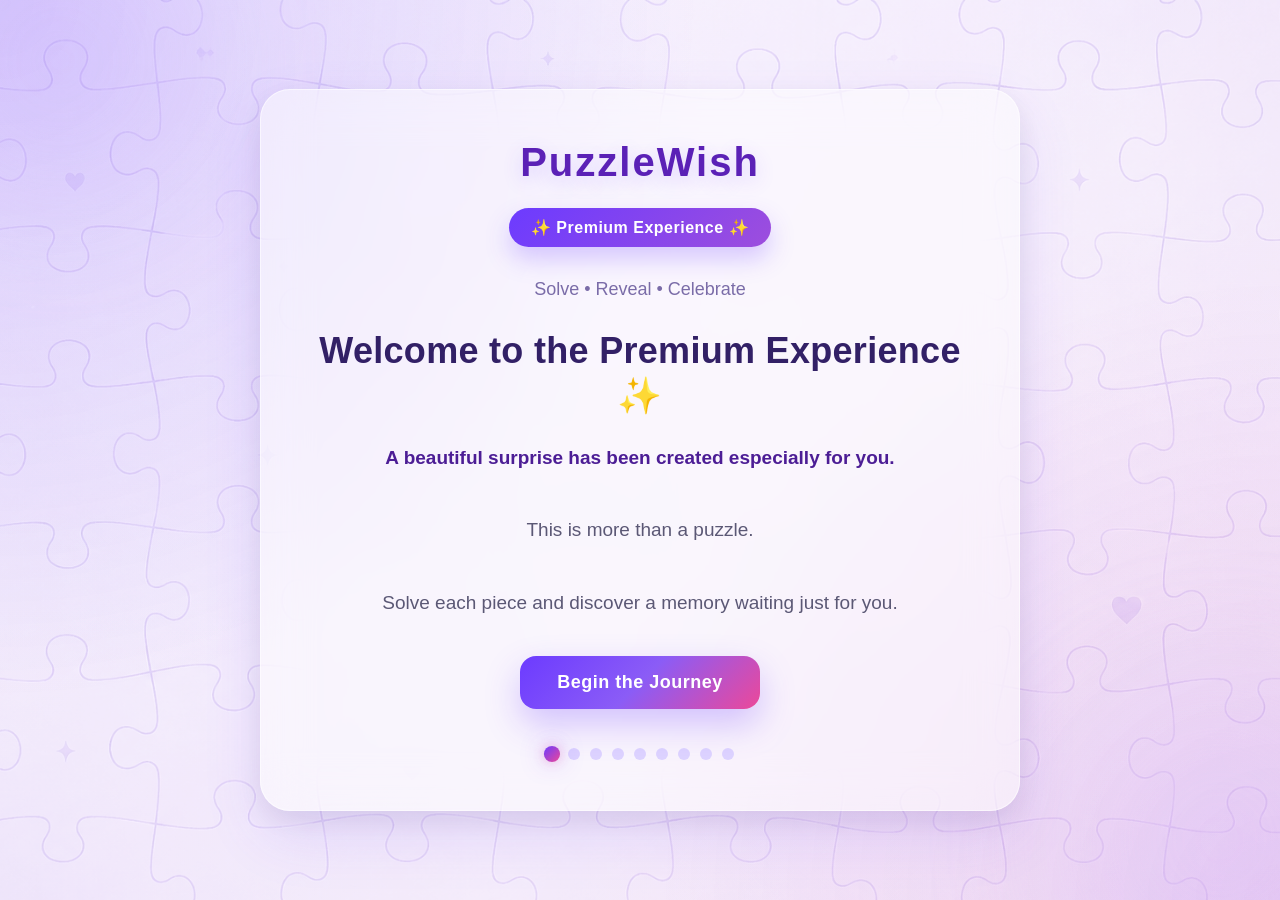
<file: index.html>
<!DOCTYPE html>
<html lang="en">

<head>

<meta charset="UTF-8">
<meta name="viewport" content="width=device-width, initial-scale=1.0">

<title>PuzzleWish | Premium</title>
<link rel="icon" type="image/png" href="Assets/Images/favicon.png">
<!-- SAME CSS AS MESSAGE PAGE -->
<link rel="stylesheet" href="css/style.css">
<link rel="stylesheet" href="css/premium.css">
</head>

<body class="step-0">
<div class="bg-circle circle1"></div>
<div class="bg-circle circle2"></div>
<div class="container">

    <div class="logo">
        PuzzleWish
    </div>
<div class="premium-badge">
    ✨ Premium Experience ✨
</div>
    <p class="tagline">
        Solve • Reveal • Celebrate
    </p>

    <h1 class="heading">
    Welcome to the Premium Experience ✨
</h1>

    <p class="description">
    <span class="bold-text">
        A beautiful surprise has been created especially for you.
    </span>

    <br><br>

    This is more than a puzzle.

    <br><br>

    Solve each piece and discover a memory waiting just for you.
</p>

    <a href="welcome.html" class="button">
        Begin the Journey
    </a>

<div class="progress">
    <div class="dot"></div>
    <div class="dot"></div>
    <div class="dot"></div>
    <div class="dot"></div>
    <div class="dot"></div>
    <div class="dot"></div>
    <div class="dot"></div>
    <div class="dot"></div>
    <div class="dot"></div>
</div>
</div>
<script src="js/app.js"></script>
</body>

</html>
</file>
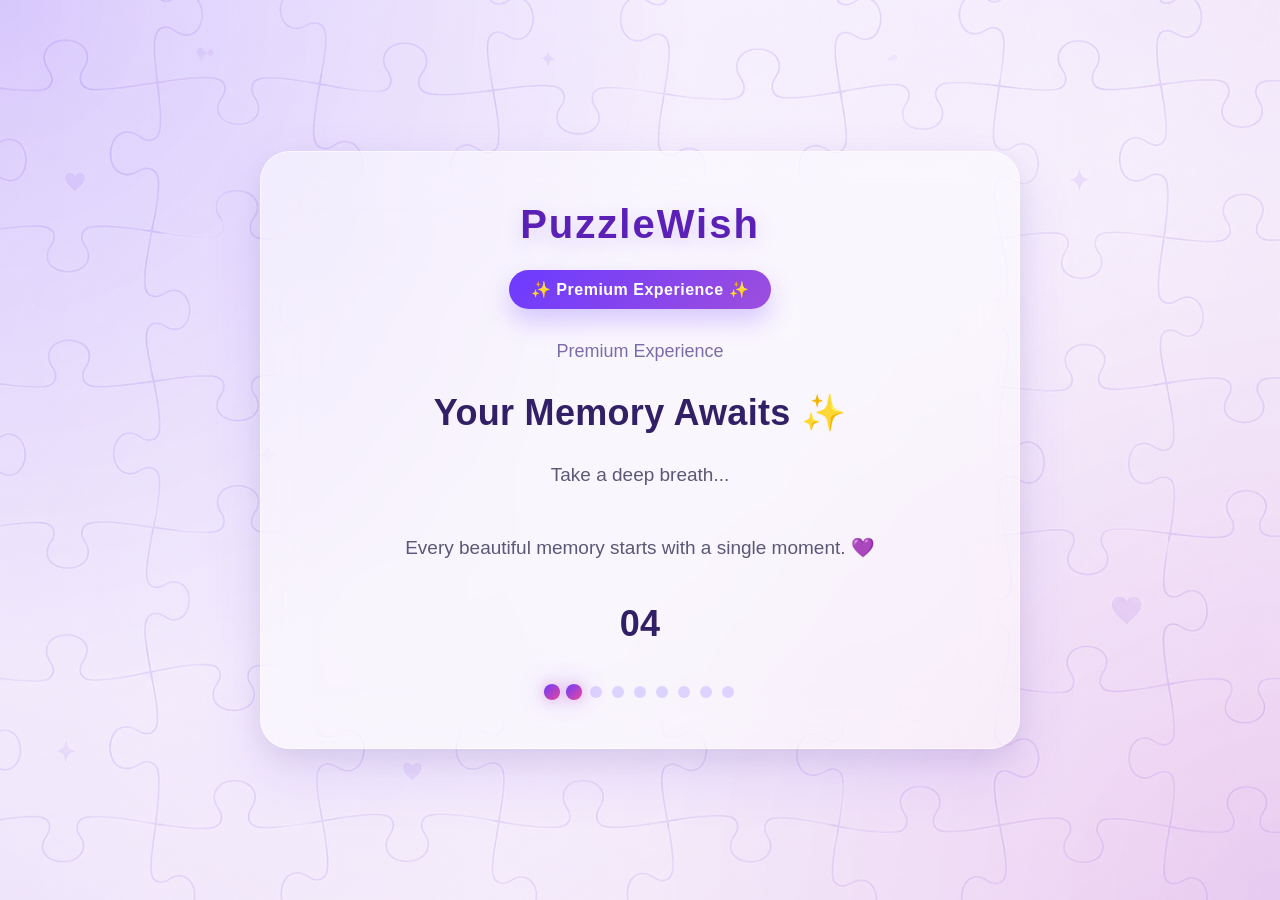
<file: countdown.html>
<!DOCTYPE html>
<html lang="en">

<head>

<meta charset="UTF-8">
<meta name="viewport" content="width=device-width, initial-scale=1.0">

<title>PuzzleWish | Premium</title>
<link rel="icon" type="image/png" href="Assets/Images/favicon.png">

<link rel="stylesheet" href="css/style.css">
<link rel="stylesheet" href="css/premium.css">

</head>

<body class="step-1">

<div class="container">

<div class="logo">
PuzzleWish
</div>
<div class="premium-badge">
    ✨ Premium Experience ✨
</div>
<div class="tagline">
Premium Experience
</div>

<h1 class="heading">
Your Memory Awaits ✨
</h1>
<p class="description">
Take a deep breath...

<br><br>

Every beautiful memory starts with a single moment. 💜
</p>

<h1 id="countdown" class="heading">
05
</h1>

<div class="progress">
    <div class="dot"></div>
    <div class="dot"></div>
    <div class="dot"></div>
    <div class="dot"></div>
    <div class="dot"></div>
    <div class="dot"></div>
    <div class="dot"></div>
    <div class="dot"></div>
    <div class="dot"></div>
</div>

</div>
<script>

let count = 5;

const countdown = document.getElementById("countdown");

countdown.innerHTML = "05";

const timer = setInterval(function(){

    count--;

    if(count > 0){

        countdown.innerHTML =
        count < 10 ? "0" + count : count;

    }else{

        clearInterval(timer);

        window.location.href = "puzzle.html";

    }

},1000);

</script>
<script src="js/app.js"></script>
</body>

</html>
</file>
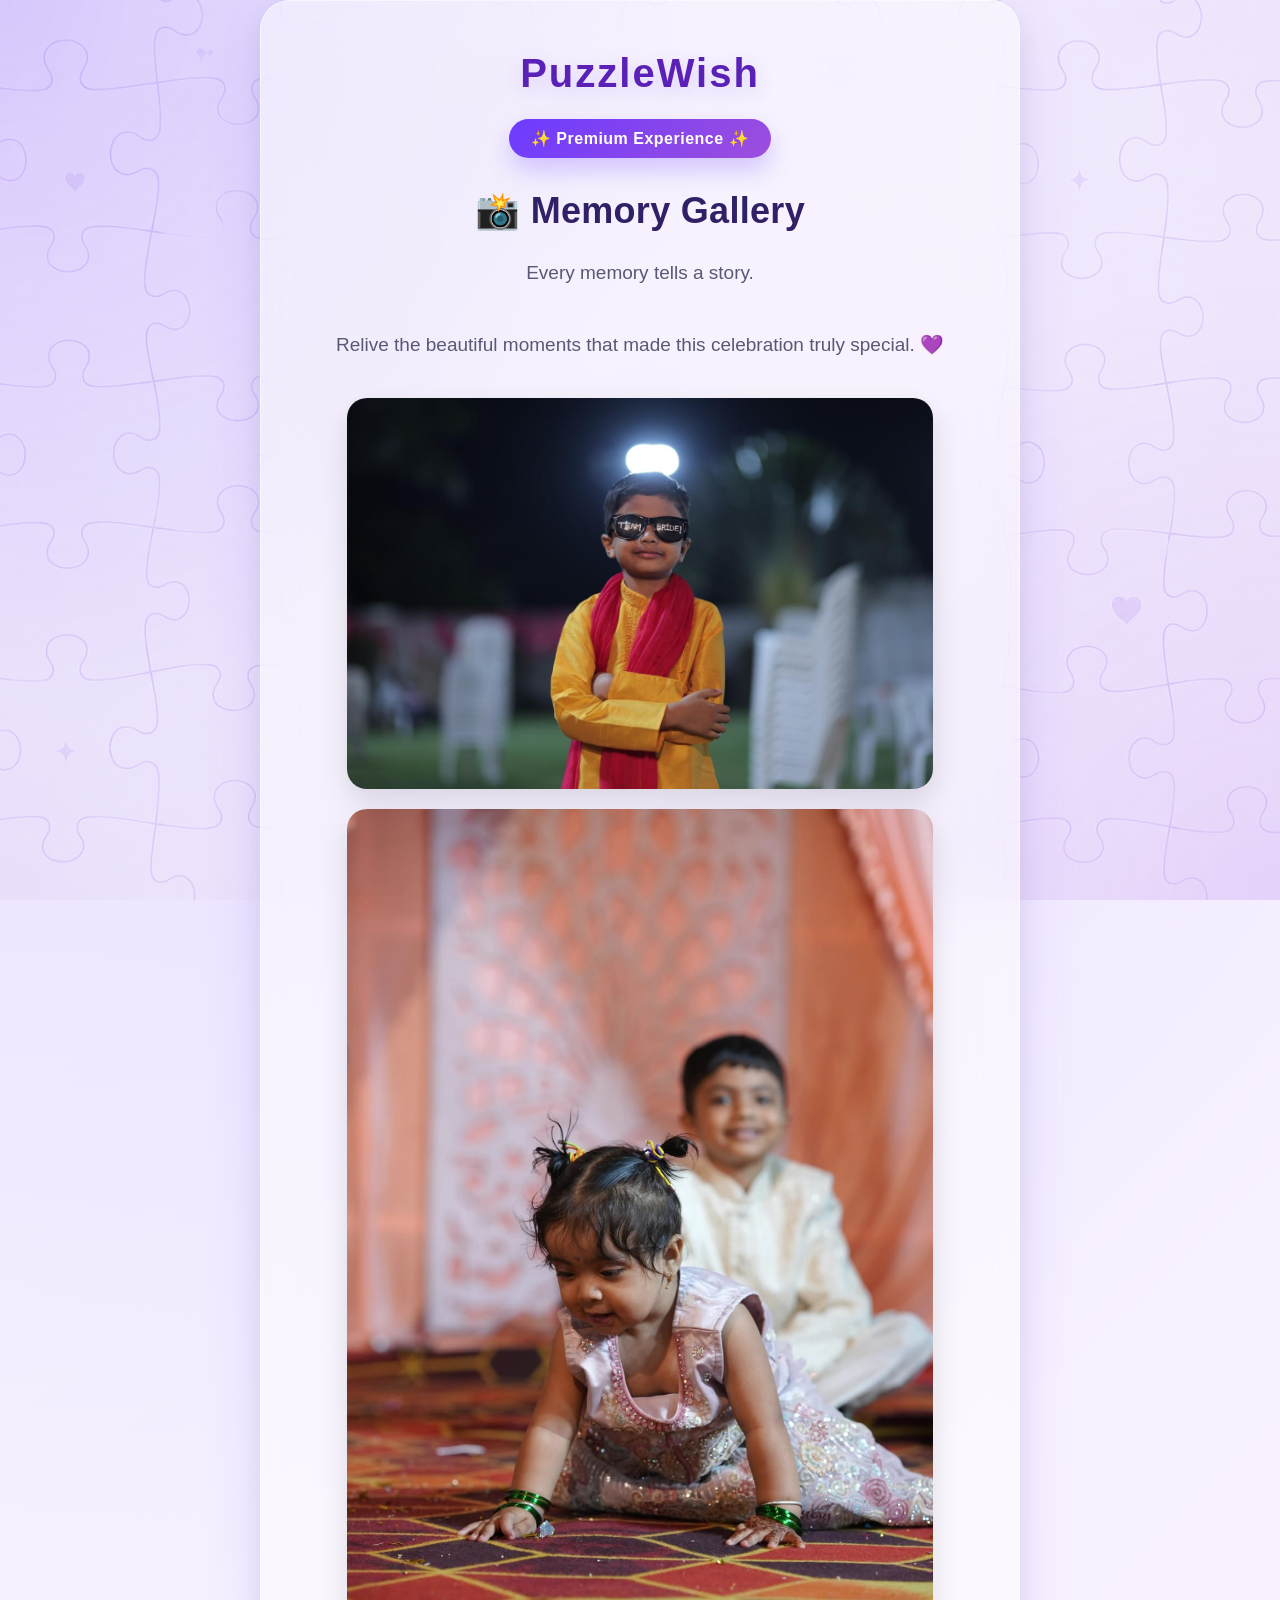
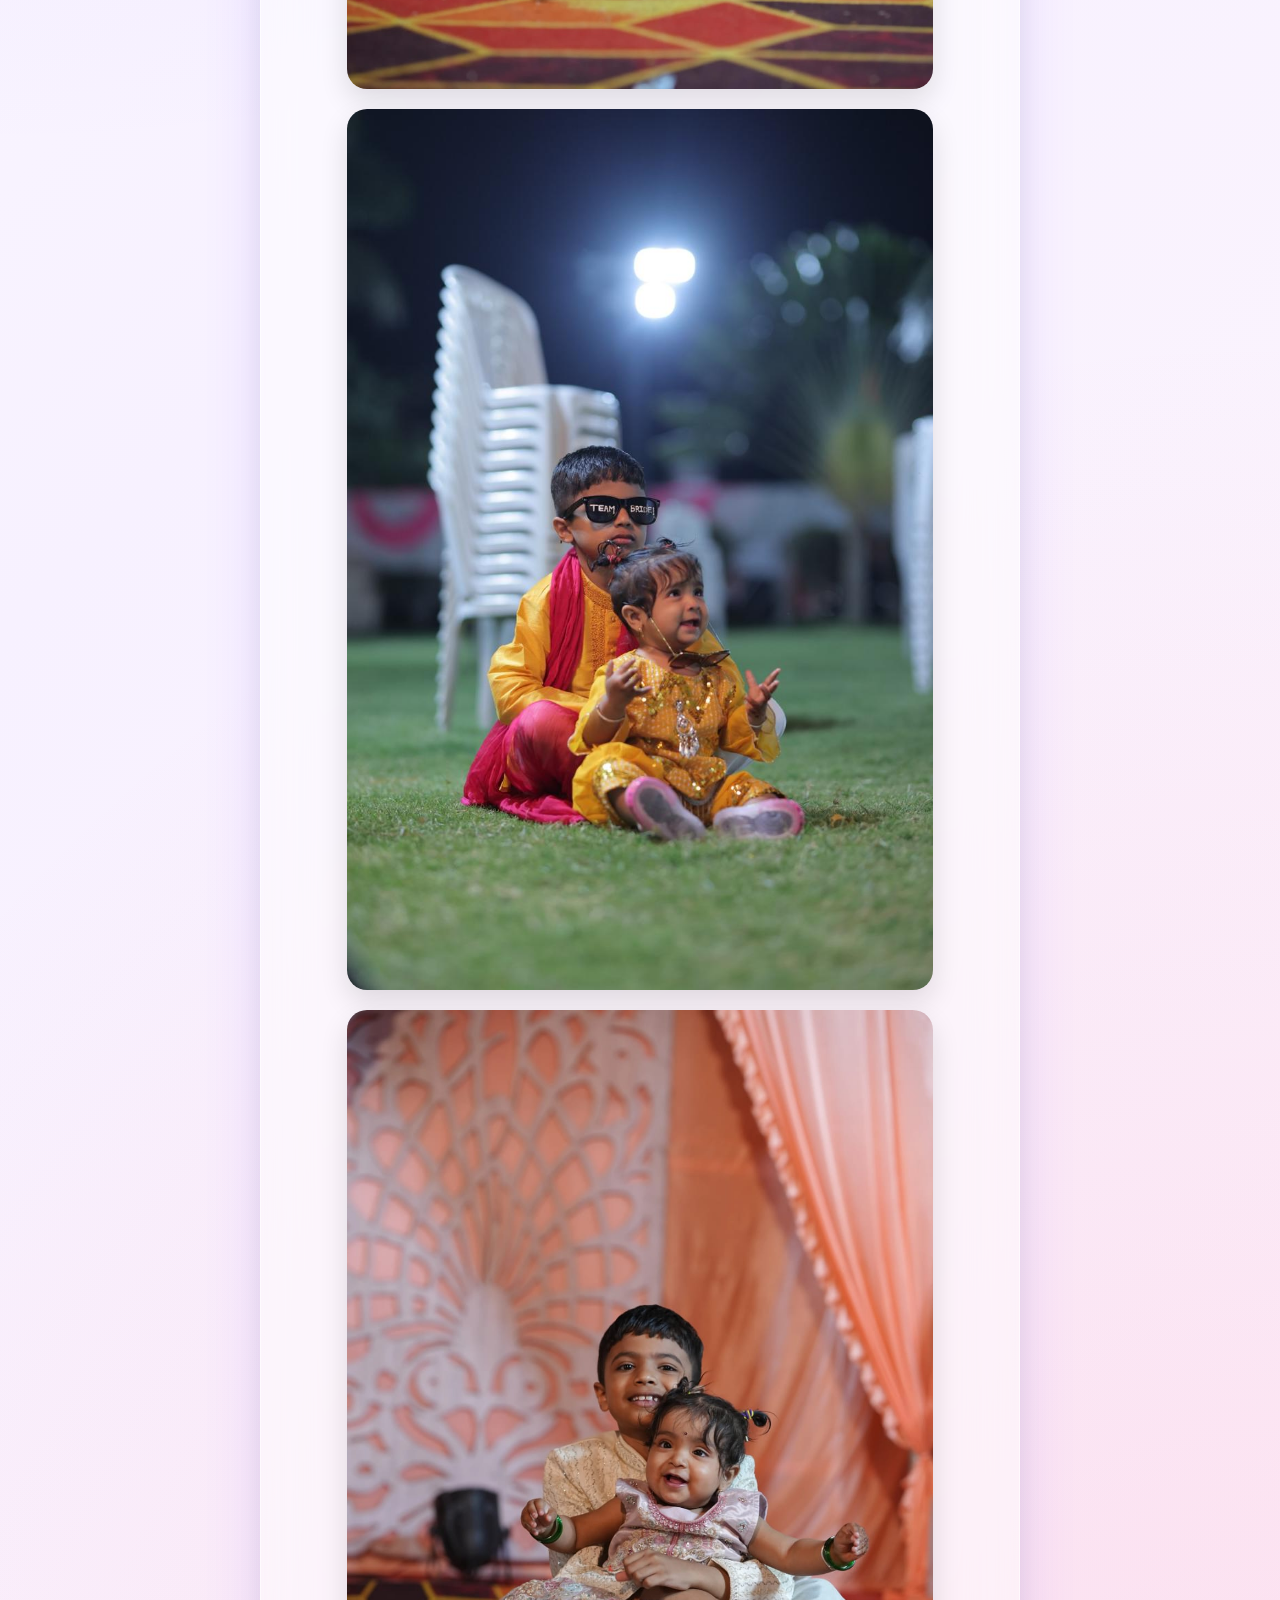
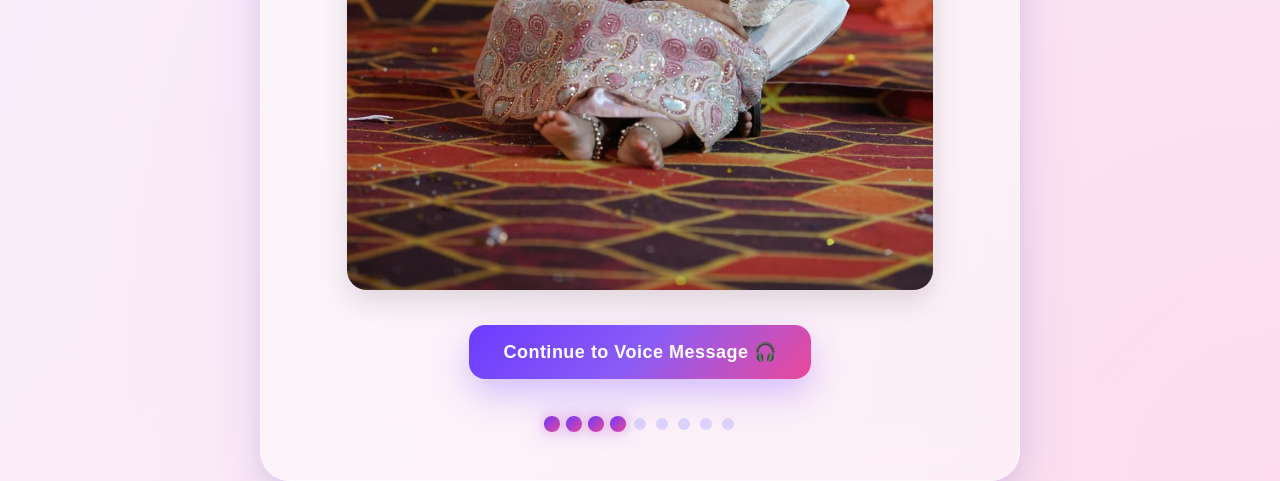
<file: gallery.html>
<!DOCTYPE html>
<html lang="en">

<head>

<meta charset="UTF-8">
<meta name="viewport" content="width=device-width, initial-scale=1.0">

<title>PuzzleWish | Premium</title>
<link rel="icon" type="image/png" href="Assets/Images/favicon.png">

<link rel="stylesheet" href="css/style.css">
<link rel="stylesheet" href="css/premium.css">

</head>

<body class="step-3">

<div class="container">

    <div class="logo">
        PuzzleWish
    </div>
<div class="premium-badge">
    ✨ Premium Experience ✨
</div>
    

    <h1 class="heading">
        📸 Memory Gallery
    </h1>

    <p class="description">
        Every memory tells a story.

<br><br>

Relive the beautiful moments that made this celebration truly special. 💜

</p>

   <div class="gallery">

    <img id="galleryImage1" class="gallery-image" alt="Memory 1">

    <img id="galleryImage2" class="gallery-image" alt="Memory 2">

    <img id="galleryImage3" class="gallery-image" alt="Memory 3">

    <img id="galleryImage4" class="gallery-image" alt="Memory 4">

</div>
    <a href="#" id="galleryNextButton" class="button">
    Continue to Voice Message 🎧
</a>

<div class="progress">
    <div class="dot"></div>
    <div class="dot"></div>
    <div class="dot"></div>
    <div class="dot"></div>
    <div class="dot"></div>
    <div class="dot"></div>
    <div class="dot"></div>
    <div class="dot"></div>
    <div class="dot"></div>
</div>

<script src="js/app.js"></script>

</body>
</html>
</file>
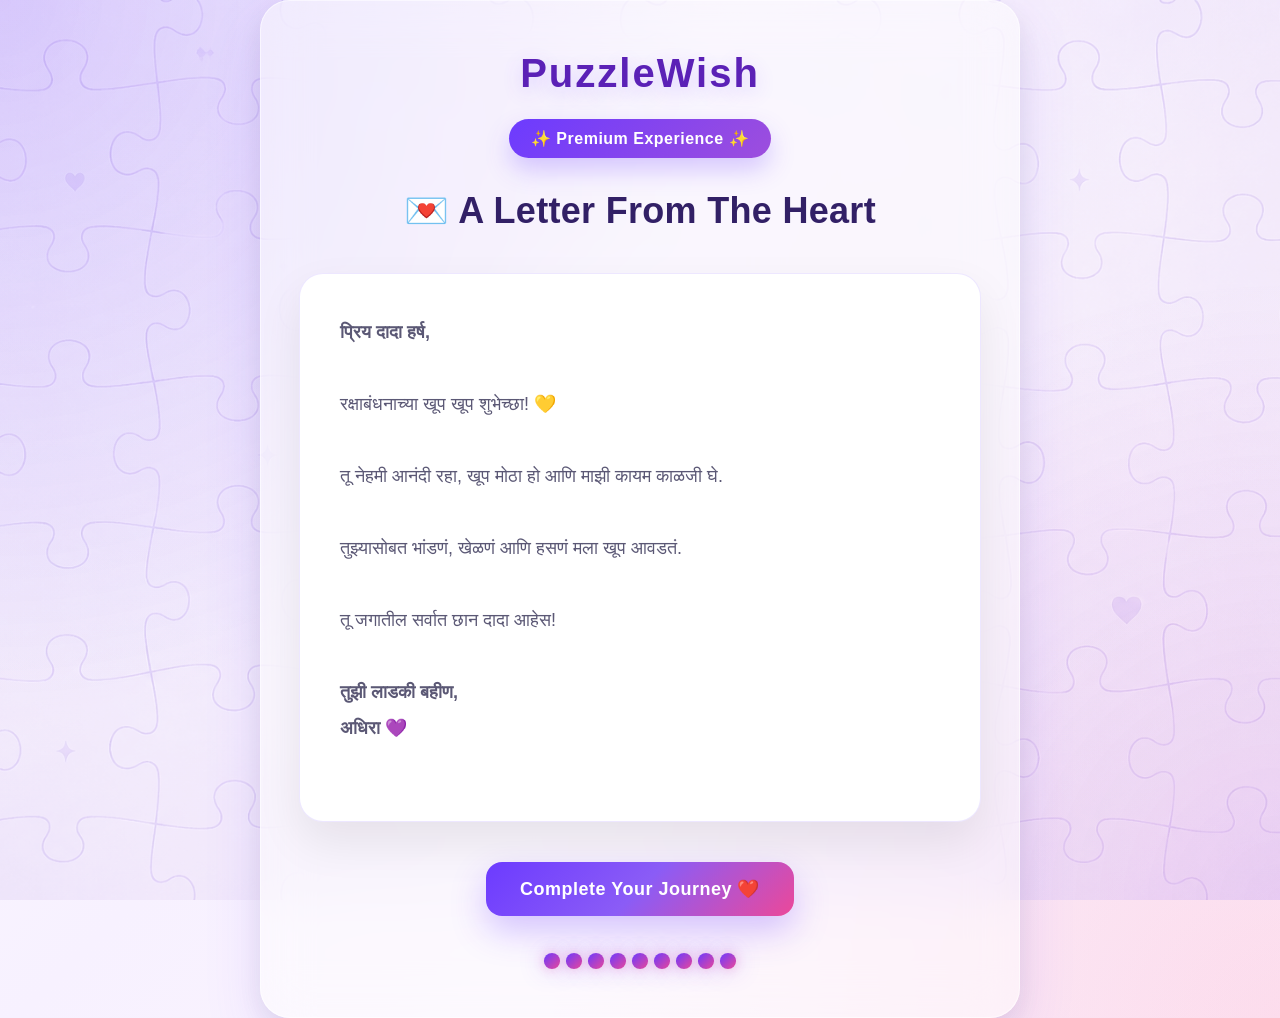
<file: message-rakhi.html>
<!DOCTYPE html>
<html lang="en">

<head>

<meta charset="UTF-8">
<meta name="viewport" content="width=device-width, initial-scale=1.0">

<title>PuzzleWish | Premium</title>
<link rel="icon" type="image/png" href="Assets/Images/favicon.png">

<link rel="stylesheet" href="css/style.css">
<link rel="stylesheet" href="css/premium.css">

</head>

<body class="message-page rakhi-page step-8">

<div class="container">

<div class="logo">
PuzzleWish
</div>
<div class="premium-badge">
    ✨ Premium Experience ✨
</div>
<h1 class="heading">
💌 A Letter From The Heart
</h1>

<div class="letter-card">
    <p id="letterContent" class="description"></p>
</div>
<a href="thankyou.html" class="button">
    Complete Your Journey ❤️
</a>
<div class="progress">
    <div class="dot"></div>
    <div class="dot"></div>
    <div class="dot"></div>
    <div class="dot"></div>
    <div class="dot"></div>
    <div class="dot"></div>
    <div class="dot"></div>
    <div class="dot"></div>
    <div class="dot"></div>
</div>

</div> <!-- End of Container -->

<script src="js/app.js"></script>

</body>
</html>
</file>
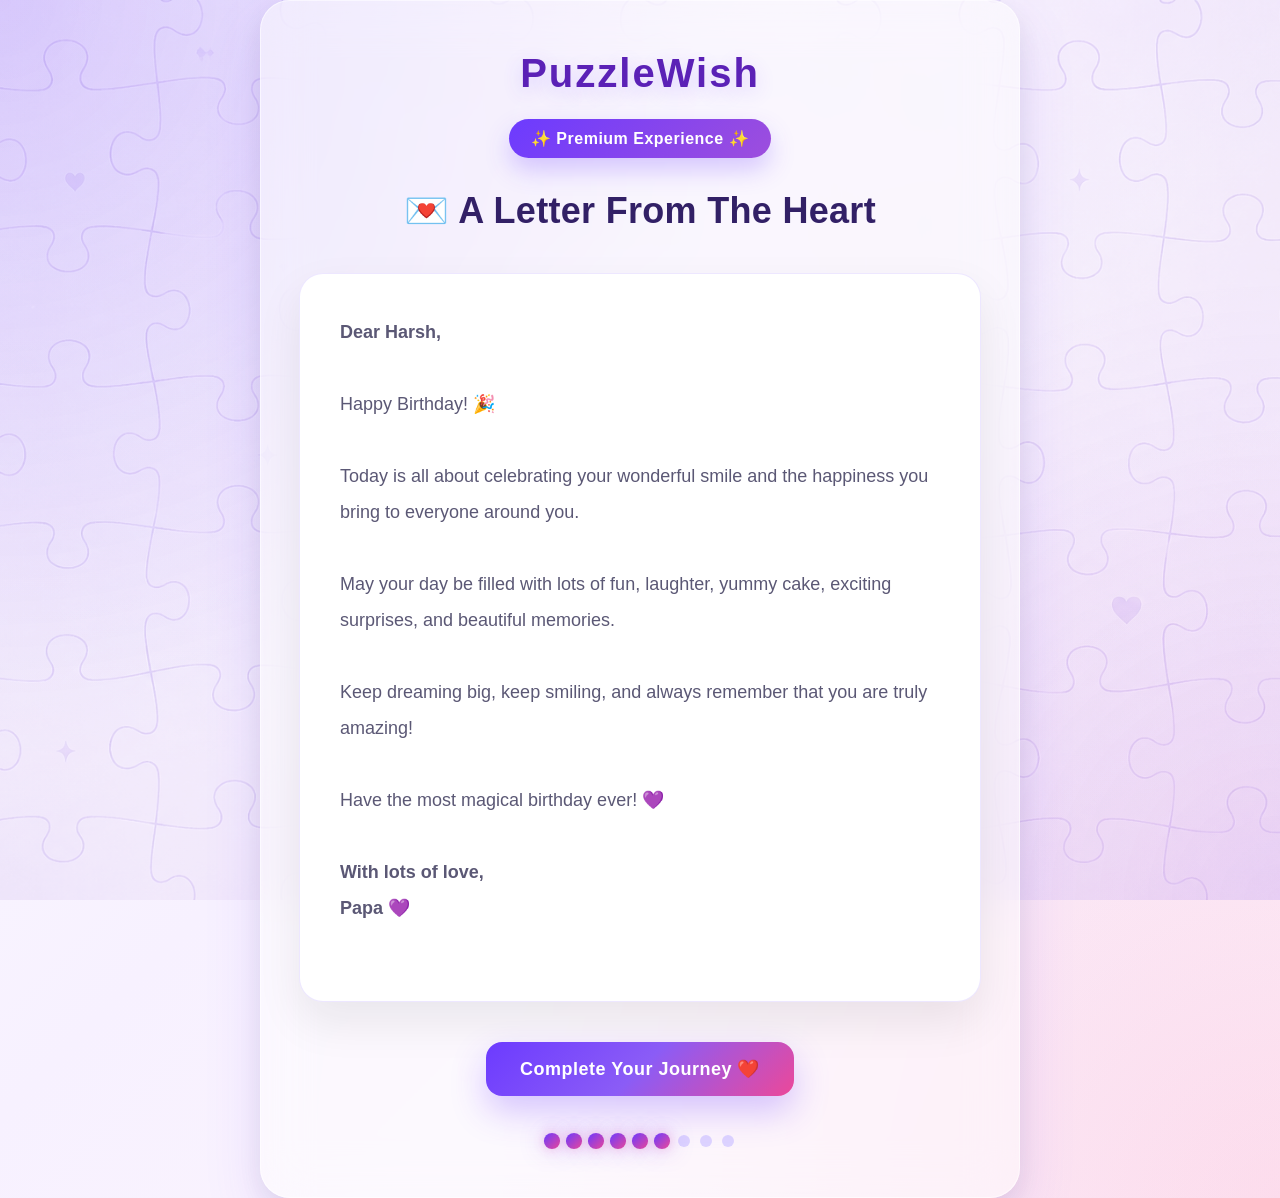
<file: message.html>
<!DOCTYPE html>
<html lang="en">

<head>

<meta charset="UTF-8">
<meta name="viewport" content="width=device-width, initial-scale=1.0">

<title>PuzzleWish | Premium</title>
<link rel="icon" type="image/png" href="Assets/Images/favicon.png">

<link rel="stylesheet" href="css/style.css">
<link rel="stylesheet" href="css/premium.css">

</head>

<body class="step-5">

<div class="container">

<div class="logo">
PuzzleWish
</div>
<div class="premium-badge">
    ✨ Premium Experience ✨
</div>
<h1 class="heading">
💌 A Letter From The Heart
</h1>

<div class="letter-card">
    <p id="letterContent" class="description"></p>
</div>
<a href="#" id="messageNextButton" class="button">
    Complete Your Journey ❤️
</a>

<div class="progress">
    <div class="dot"></div>
    <div class="dot"></div>
    <div class="dot"></div>
    <div class="dot"></div>
    <div class="dot"></div>
    <div class="dot"></div>
    <div class="dot"></div>
    <div class="dot"></div>
    <div class="dot"></div>
</div>

</div> <!-- End of Container -->

<script src="js/app.js"></script>

</body>
</html>
</file>
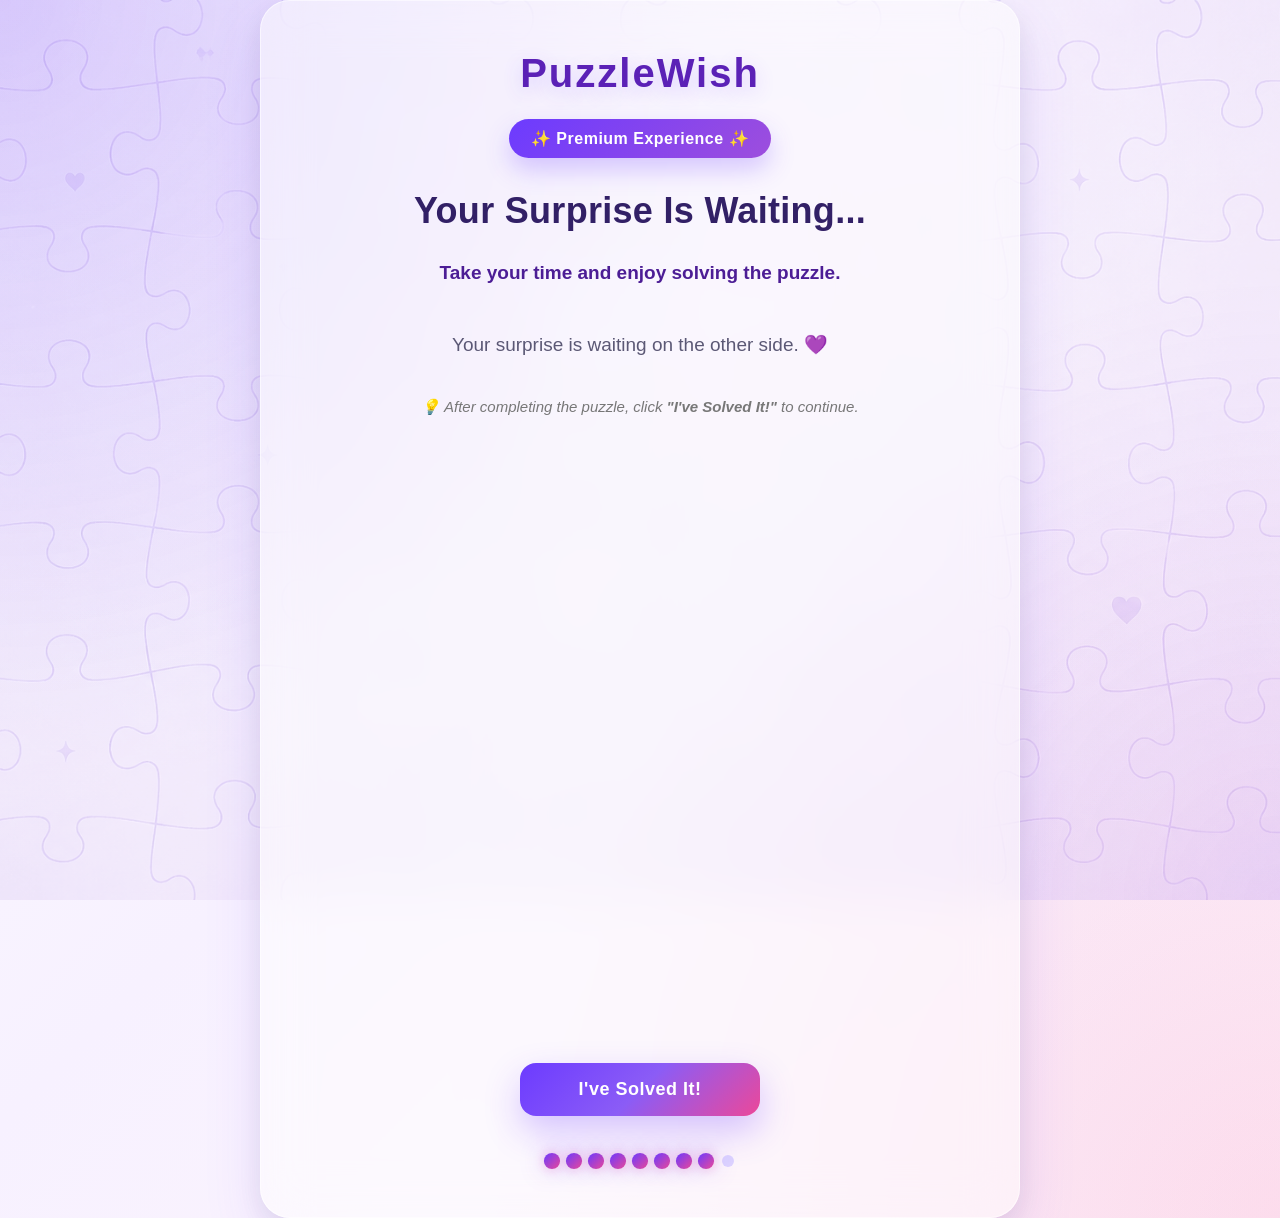
<file: puzzle-rakhi.html>
<!DOCTYPE html>
<html lang="en">

<head>

<meta charset="UTF-8">
<meta name="viewport" content="width=device-width, initial-scale=1.0">

<title>PuzzleWish | Premium</title>
<link rel="icon" type="image/png" href="Assets/Images/favicon.png">

<link rel="stylesheet" href="css/style.css">
<link rel="stylesheet" href="css/premium.css">

</head>

<body class="rakhi-page step-7">

<div class="container">

    <div class="logo">
        PuzzleWish
    </div>

    <div class="premium-badge">
        ✨ Premium Experience ✨
    </div>

    <h1 class="heading">
        Your Surprise Is Waiting...
    </h1>

    <p class="description">
        <span class="bold-text">
            Take your time and enjoy solving the puzzle.
        </span>

        <br><br>

        Your surprise is waiting on the other side. 💜
    </p>

    <p class="instruction">
        💡 After completing the puzzle, click
        <strong>"I've Solved It!"</strong>
        to continue.
    </p>

    <iframe
    id="puzzleFrame"
    src=""
    style="width:100%; height:600px; border:none; border-radius:18px;">
</iframe>

    <br><br>

    <a href="#" id="finishButton" class="button" onclick="showRevealButton(); return false;">
        I've Solved It!
    </a>

    <div id="successMessage" class="success-message" style="display:none;"></div>

   <div class="progress">
    <div class="dot"></div>
    <div class="dot"></div>
    <div class="dot"></div>
    <div class="dot"></div>
    <div class="dot"></div>
    <div class="dot"></div>
    <div class="dot"></div>
    <div class="dot"></div>
    <div class="dot"></div>
</div>

</div>

<script>

function showRevealButton() {

    const finishBtn = document.getElementById("finishButton");
    const success = document.getElementById("successMessage");

    finishBtn.style.display = "none";
    success.style.display = "block";

    let seconds = 5;

    success.innerHTML = `
        <div style="font-size:30px;">✨</div>

        <div style="margin-top:10px;font-size:24px;font-weight:700;">
            Congratulations!
        </div>

        <div style="margin-top:15px;font-size:18px;">
            You've unlocked your surprise.
        </div>

        <div style="margin-top:20px;color:#777;font-size:16px;">
            Preparing your surprise...
        </div>

        <div id="countdownNumber"
             style="font-size:48px;
                    font-weight:bold;
                    color:#6C3BFF;
                    margin-top:20px;">
            5
        </div>
    `;

    const countdown = setInterval(function () {

        seconds--;

        document.getElementById("countdownNumber").textContent = seconds;

        if (seconds === 0) {

            clearInterval(countdown);

            if (document.body.classList.contains("rakhi-page")) {
    window.location.href = "message-rakhi.html";
} else {
    window.location.href = "reveal.html";
}

        }

    }, 1000);

}

</script>

<script src="js/app.js"></script>

</body>
</html>
</file>
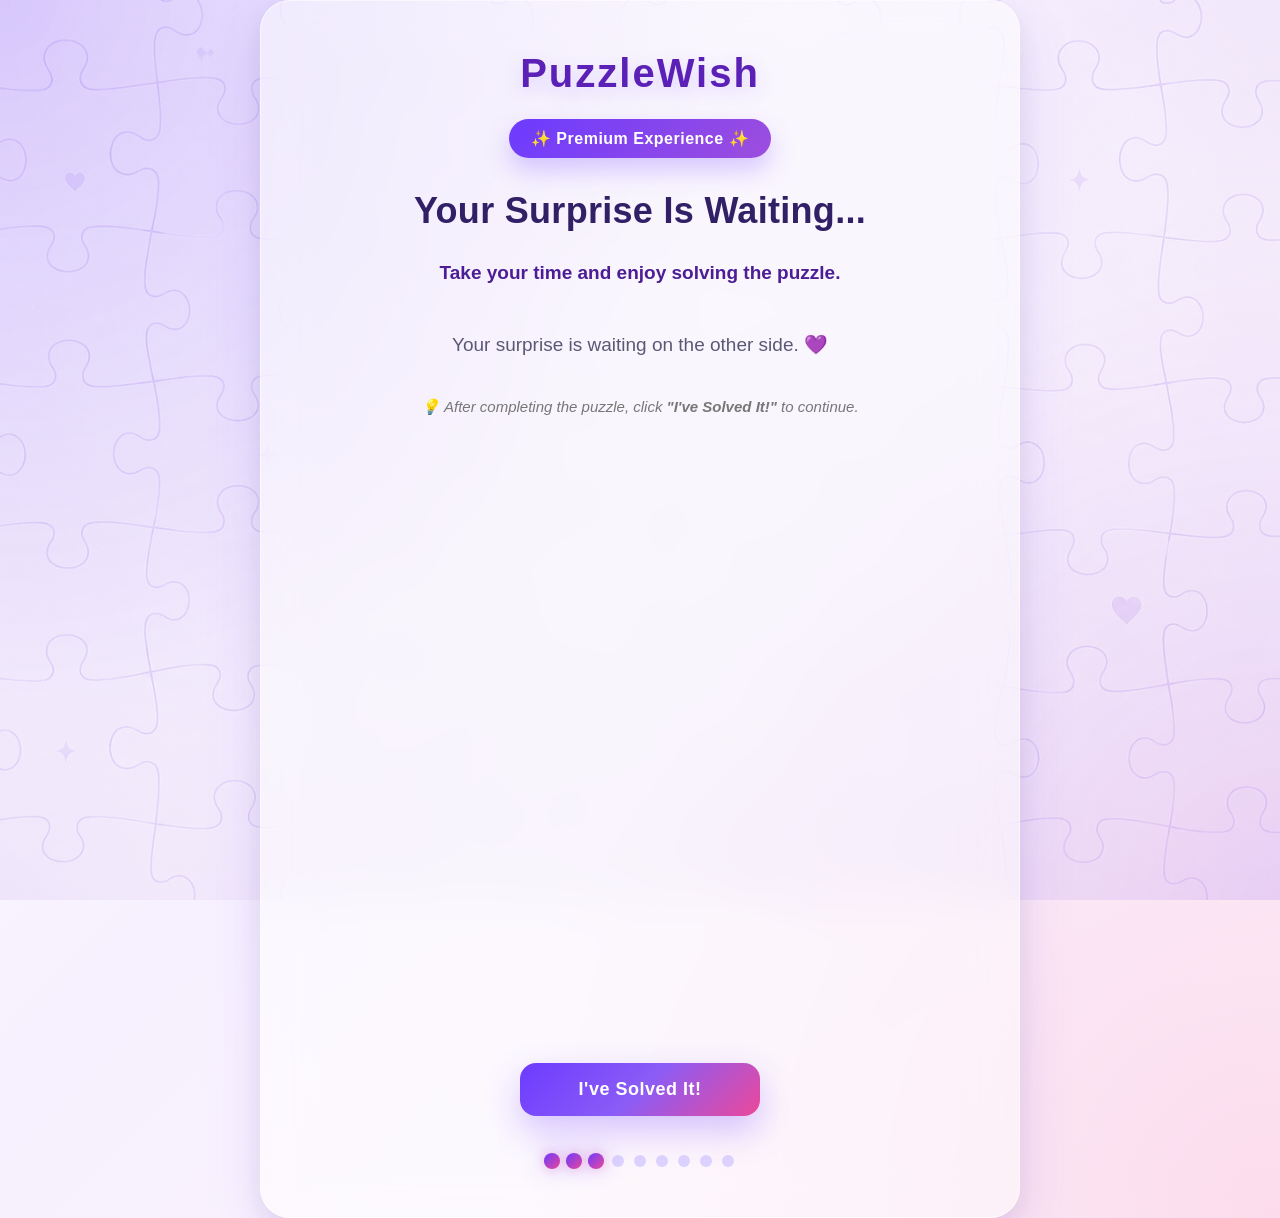
<file: puzzle.html>
<!DOCTYPE html>
<html lang="en">

<head>

<meta charset="UTF-8">
<meta name="viewport" content="width=device-width, initial-scale=1.0">

<title>PuzzleWish | Premium</title>
<link rel="icon" type="image/png" href="Assets/Images/favicon.png">

<link rel="stylesheet" href="css/style.css">
<link rel="stylesheet" href="css/premium.css">

</head>

<body class="step-2">
<div class="container">

    <div class="logo">
        PuzzleWish
    </div>

    <div class="premium-badge">
        ✨ Premium Experience ✨
    </div>

    <h1 class="heading">
        Your Surprise Is Waiting...
    </h1>

    <p class="description">
        <span class="bold-text">
            Take your time and enjoy solving the puzzle.
        </span>

        <br><br>

        Your surprise is waiting on the other side. 💜
    </p>

    <p class="instruction">
        💡 After completing the puzzle, click
        <strong>"I've Solved It!"</strong>
        to continue.
    </p>

    <iframe
    id="puzzleFrame"
    src=""
    style="width:100%; height:600px; border:none; border-radius:18px;">
</iframe>

    <br><br>

    <a href="#" id="finishButton" class="button" onclick="showRevealButton(); return false;">
        I've Solved It!
    </a>

    <div id="successMessage" class="success-message" style="display:none;"></div>

    <div class="progress">
    <div class="dot"></div>
    <div class="dot"></div>
    <div class="dot"></div>
    <div class="dot"></div>
    <div class="dot"></div>
    <div class="dot"></div>
    <div class="dot"></div>
    <div class="dot"></div>
    <div class="dot"></div>
</div>

</div>

<script>

function showRevealButton() {

    const finishBtn = document.getElementById("finishButton");
    const success = document.getElementById("successMessage");

    finishBtn.style.display = "none";
    success.style.display = "block";

    let seconds = 5;

    success.innerHTML = `
        <div style="font-size:30px;">✨</div>

        <div style="margin-top:10px;font-size:24px;font-weight:700;">
            Congratulations!
        </div>

        <div style="margin-top:15px;font-size:18px;">
            You've unlocked your surprise.
        </div>

        <div style="margin-top:20px;color:#777;font-size:16px;">
            Preparing your surprise...
        </div>

        <div id="countdownNumber"
             style="font-size:48px;
                    font-weight:bold;
                    color:#6C3BFF;
                    margin-top:20px;">
            5
        </div>
    `;

    const countdown = setInterval(function () {

        seconds--;

        document.getElementById("countdownNumber").textContent = seconds;

        if (seconds === 0) {

            clearInterval(countdown);

            window.location.href = "reveal.html";

        }

    }, 1000);

}

</script>

<script src="js/app.js"></script>

</body>
</html>
</file>
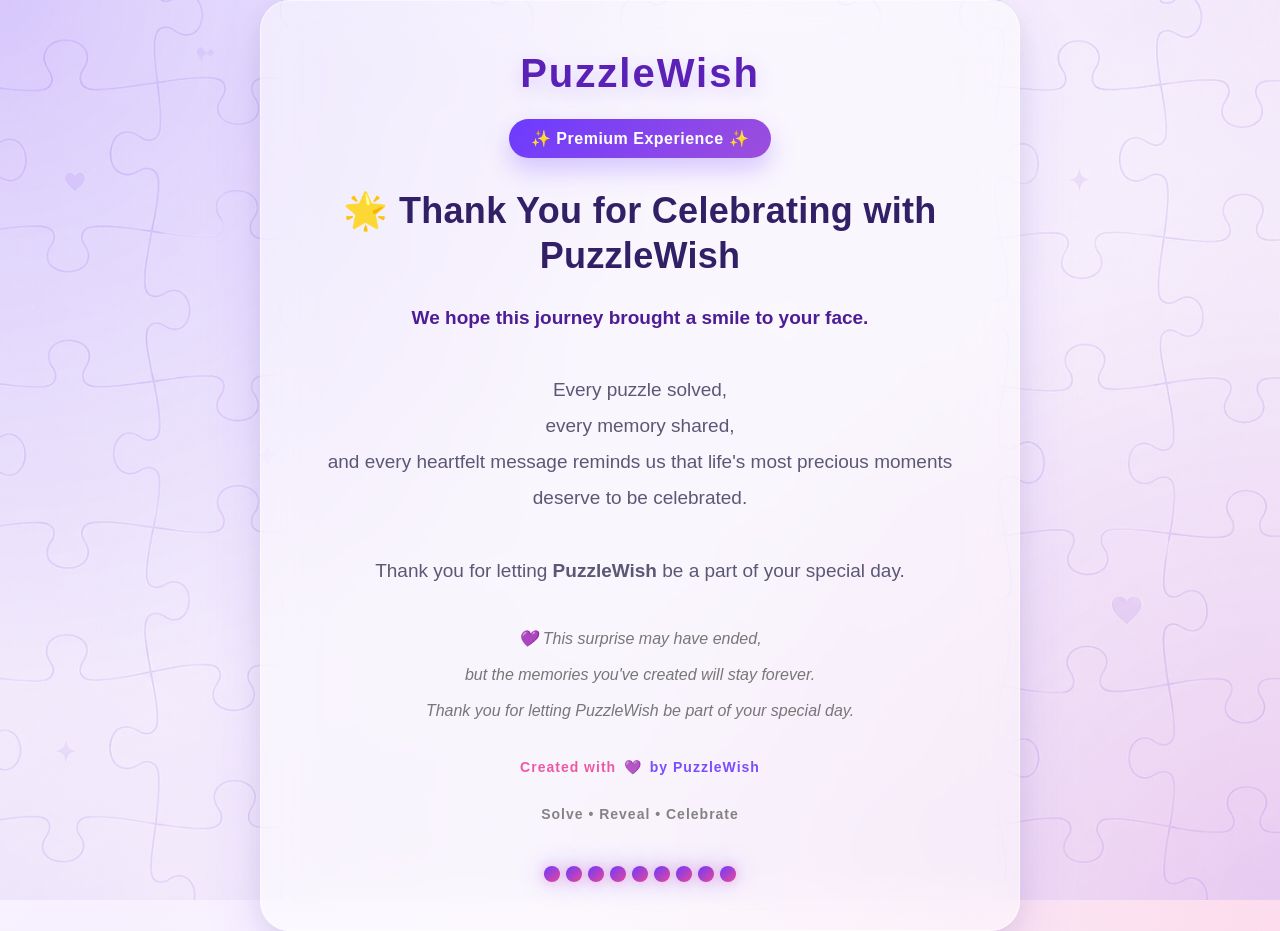
<file: thankyou.html>
<!DOCTYPE html>
<html lang="en">

<head>

    <meta charset="UTF-8">
    <meta name="viewport" content="width=device-width, initial-scale=1.0">

    <title>PuzzleWish | Premium</title>
    <link rel="icon" type="image/png" href="Assets/Images/favicon.png">

    <link rel="stylesheet" href="css/style.css">
<link rel="stylesheet" href="css/premium.css">

</head>

<body class="step-9">

    <div class="container">

        <div class="logo">
            PuzzleWish
        </div>
<div class="premium-badge">
    ✨ Premium Experience ✨
</div>
        <h1 class="heading">
            🌟 Thank You for Celebrating with PuzzleWish
        </h1>

        <p class="description">

<span class="bold-text">
We hope this journey brought a smile to your face.
</span>

<br><br>

Every puzzle solved,<br>
every memory shared,<br>
and every heartfelt message reminds us that life's most precious moments deserve to be celebrated.

<br><br>

Thank you for letting <strong>PuzzleWish</strong> be a part of your special day. 

</p>

        <p class="close-message">

💜 This surprise may have ended,

<br><br>

but the memories you've created will stay forever.

<br><br>

Thank you for letting PuzzleWish be part of your special day.

</p>

<div class="signature">

<span class="created-text">Created with</span>
<span class="heart-text">💜</span>
<span class="brand-text">by <strong>PuzzleWish</strong></span>

<br>

<span>Solve • Reveal • Celebrate</span>

</div>
 <div class="progress">
    <div class="dot"></div>
    <div class="dot"></div>
    <div class="dot"></div>
    <div class="dot"></div>
    <div class="dot"></div>
    <div class="dot"></div>
    <div class="dot"></div>
    <div class="dot"></div>
    <div class="dot"></div>
</div>
    </div>
<script src="js/app.js"></script>
</body>

</html>
</file>
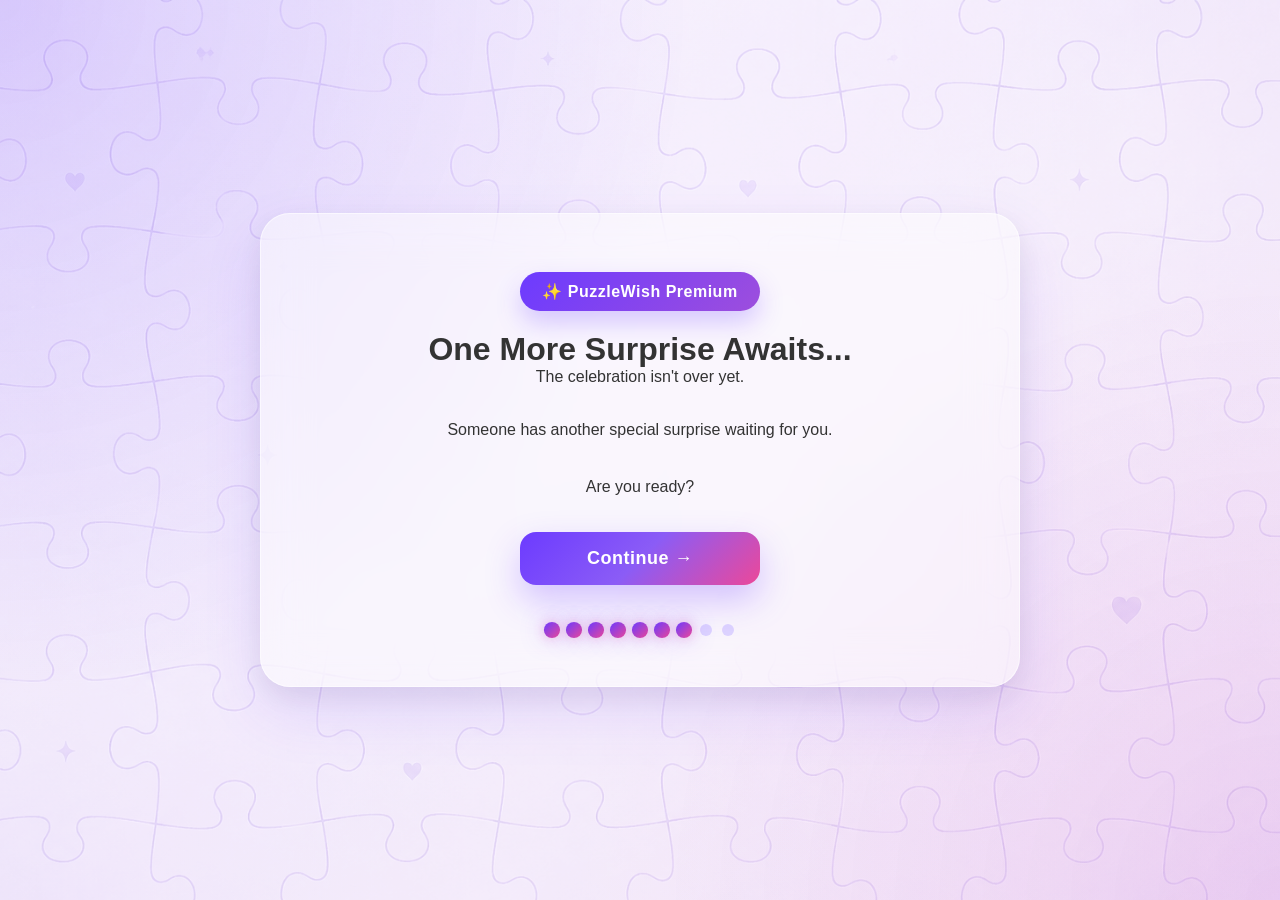
<file: transition.html>
<!DOCTYPE html>
<html lang="en">
<head>
    <meta charset="UTF-8">
    <meta name="viewport" content="width=device-width, initial-scale=1.0">
    <title>One More Surprise</title>

    <link rel="stylesheet" href="css/style.css">
<link rel="stylesheet" href="css/premium.css">
</head>

<body class="step-6">

<div class="container">

    <div>

        <div class="premium-badge">
            ✨ PuzzleWish Premium
        </div>

        <h1>One More Surprise Awaits...</h1>

        <p class="subtitle">
            The celebration isn't over yet.
        </p>

        <p style="margin:30px 0; line-height:1.8;">
            Someone has another special surprise waiting for you.
            <br><br>
            Are you ready?
        </p>

        <a href="puzzle-rakhi.html" class="button">
    Continue →
</a>

    </div>
 <div class="progress">
    <div class="dot"></div>
    <div class="dot"></div>
    <div class="dot"></div>
    <div class="dot"></div>
    <div class="dot"></div>
    <div class="dot"></div>
    <div class="dot"></div>
    <div class="dot"></div>
    <div class="dot"></div>
</div>
</div>
<script src="js/app.js"></script>
</body>
</html>
</file>
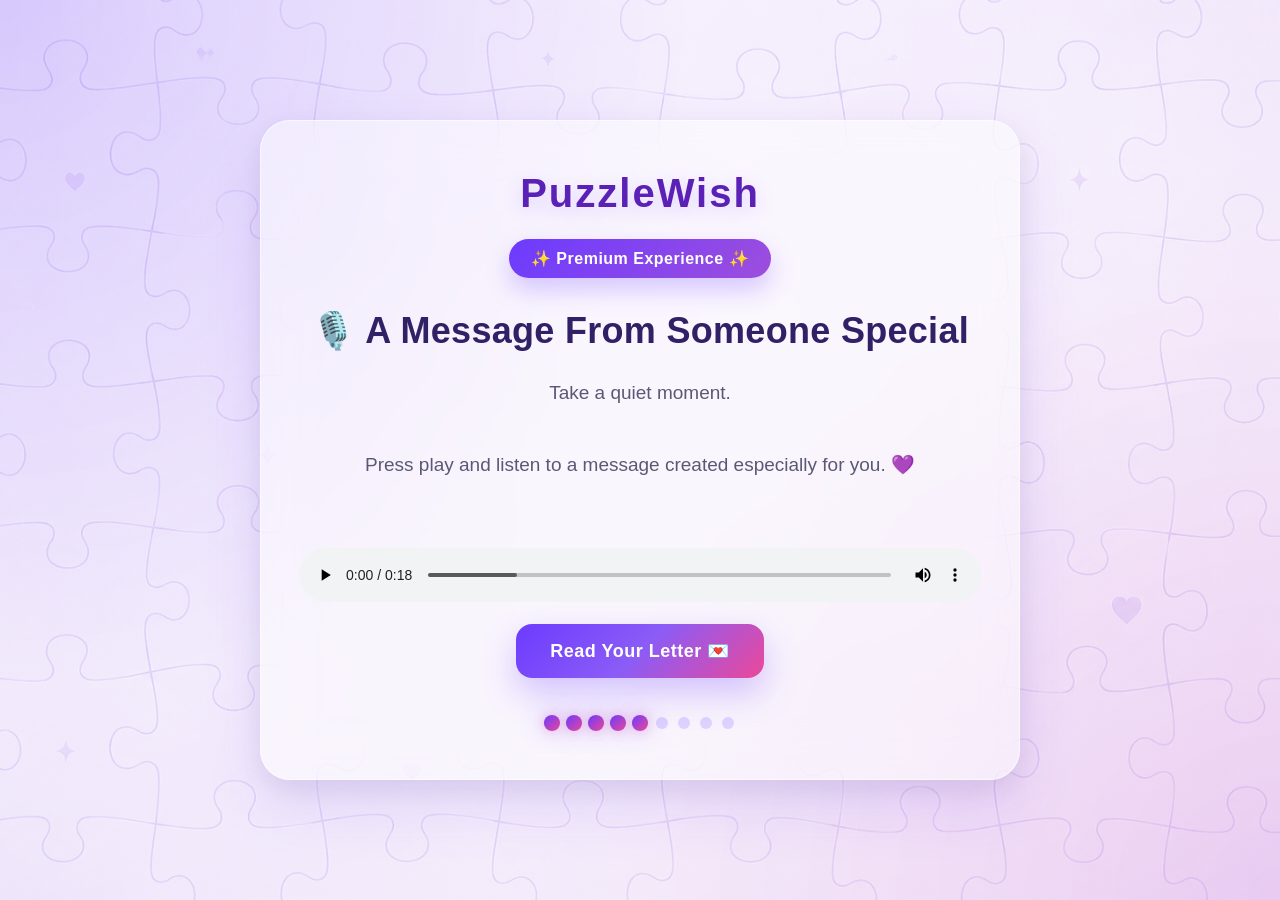
<file: voice.html>
<!DOCTYPE html>
<html lang="en">

<head>

<meta charset="UTF-8">
<meta name="viewport" content="width=device-width, initial-scale=1.0">

<title>PuzzleWish | Premium</title>
<link rel="icon" type="image/png" href="Assets/Images/favicon.png">

<link rel="stylesheet" href="css/style.css">
<link rel="stylesheet" href="css/premium.css">

</head>

<body class="step-4">

<div class="container">

<div class="logo">
PuzzleWish
</div>
<div class="premium-badge">
    ✨ Premium Experience ✨
</div>
<h1 class="heading">
🎙️ A Message From Someone Special
</h1>

<p class="description">

Take a quiet moment.

<br><br>

Press play and listen to a message created especially for you. 💜

</p>

<audio id="voicePlayer" controls style="width:100%; margin-top:30px;">
    <source id="voiceSource" src="" type="audio/mpeg">
    Your browser does not support audio.
</audio>

<br><br>

<a href="#" id="voiceNextButton" class="button">
Read Your Letter 💌
</a>
 <div class="progress">
    <div class="dot"></div>
    <div class="dot"></div>
    <div class="dot"></div>
    <div class="dot"></div>
    <div class="dot"></div>
    <div class="dot"></div>
    <div class="dot"></div>
    <div class="dot"></div>
    <div class="dot"></div>
</div>
</div>
<script src="js/app.js"></script>
</body>

</html>
</file>
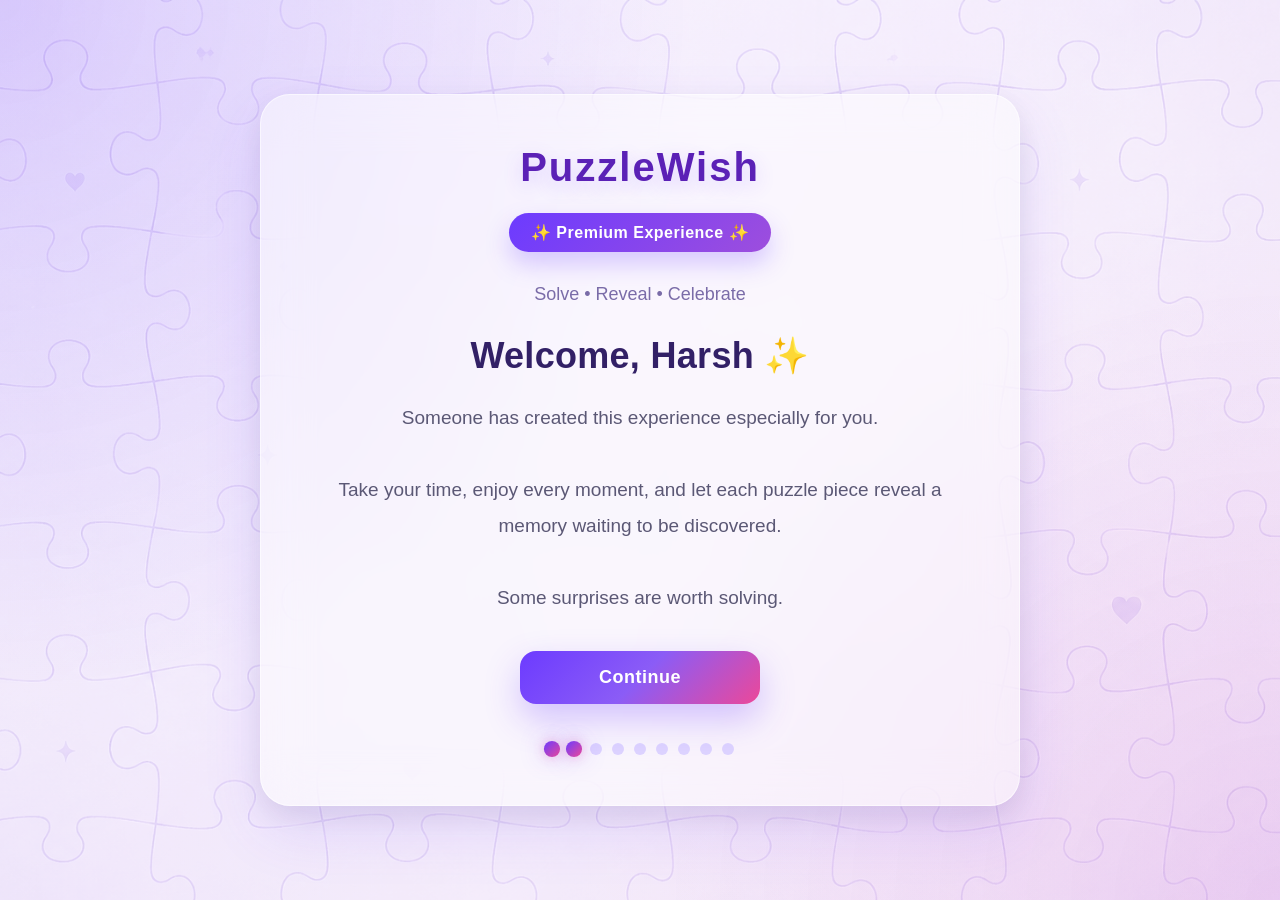
<file: welcome.html>
<!DOCTYPE html>
<html lang="en">

<head>
<meta charset="UTF-8">
<meta name="viewport" content="width=device-width, initial-scale=1.0">

<title>PuzzleWish | Premium</title>
<link rel="icon" type="image/png" href="Assets/Images/favicon.png">
<link rel="stylesheet" href="css/style.css">
<link rel="stylesheet" href="css/premium.css">
</head>

<body class="step-1">
<div class="container">

<div class="logo">
PuzzleWish
</div>
<div class="premium-badge">
    ✨ Premium Experience ✨
</div>
<div class="tagline">
Solve • Reveal • Celebrate
</div>

<h1 class="heading" id="welcomeHeading">
A Special Moment Begins ✨
</h1>
<p class="description">
Someone has created this experience especially for you.

<br><br>

Take your time, enjoy every moment, and let each puzzle piece reveal a memory waiting to be discovered.

<br><br>

Some surprises are worth solving.
</p>

<a href="countdown.html" class="button">
Continue
</a>
 <div class="progress">
    <div class="dot"></div>
    <div class="dot"></div>
    <div class="dot"></div>
    <div class="dot"></div>
    <div class="dot"></div>
    <div class="dot"></div>
    <div class="dot"></div>
    <div class="dot"></div>
    <div class="dot"></div>
</div>
</div>
<script src="js/app.js"></script>
</body>

</html>
</file>
<file: css/style.css>
/* ===========================
   PuzzleWish Design System
=========================== */

*{
    margin:0;
    padding:0;
    box-sizing:border-box;
}

body{
    background:#f8f5ff;
    font-family: Segoe UI, Arial, sans-serif;
    color:#333;
    margin:0;
    min-height:100vh;
    display:flex;
    align-items:center;
    justify-content:center;
    position:relative;
    overflow-x:hidden;
}
body::before{
    content:"";
    position:fixed;
    inset:0;

    background:url("../Assets/Images/background.png") center center/cover no-repeat;

    opacity:0.45;   /* Change this value */

    z-index:-1;
}
.container{
    max-width: 700px;
    width: 100%;
    padding: 40px 20px;
    text-align: center;
}

.logo{
    font-size:52px;
    font-weight:800;
    color:#6C3BFF;
    margin-bottom:15px;
    letter-spacing:1px;
}

.tagline{
    font-size:20px;
    color:#666;
    margin-bottom:20px;
}

.heading{
    font-size: 50px;
    color: #4B2DBF;
    margin-bottom: 20px;
    line-height: 1.2;
}

.description{
    font-size: 18px;
    line-height: 1.6;
    color: #555;
    margin-bottom: 30px;
}

.button{
    display:inline-block;
    background:#6C3BFF;
    color:white;
    padding:16px 40px;
    border-radius:40px;
    text-decoration:none;
    font-size:18px;
    font-weight:600;
    transition:all 0.3s ease;
    box-shadow:0 8px 20px rgba(108,59,255,0.25);
}
.button:hover{
    background:#5427d6;
    transform:translateY(-3px) scale(1.05);
    box-shadow:0 14px 28px rgba(108,59,255,0.35);
}

.button:active{
    transform:translateY(1px) scale(0.98);
    box-shadow:0 6px 14px rgba(108,59,255,0.20);
}
.bold-text{
    font-weight:600;
}
/* Gift Animation */

.gift{
    display:inline-block;
    margin-left:10px;
    vertical-align:middle;
    white-space:nowrap;
    animation:giftFloat 2.5s ease-in-out infinite;
}


/* Background Decoration */

.bg-circle{
    position:fixed;
    border-radius:50%;
    filter:blur(70px);
    z-index:-1;
    opacity:0.25;
}

.circle1{
    width:280px;
    height:280px;
    background:#cdb8ff;
    top:-80px;
    left:-80px;
}

.circle2{
    width:320px;
    height:320px;
    background:#d9c8ff;
    bottom:-100px;
    right:-100px;
}
/* Landing Page Animation */

.container{
    animation: fadeUp 0.9s ease-out;
}

@keyframes fadeUp{

    from{
        opacity:0;
        transform:translateY(25px);
    }

    to{
        opacity:1;
        transform:translateY(0);
    }

}
/* Cinematic Heading */

.heading > span{
    opacity:0;
    transform:translateY(20px);
}

.heading span{
    opacity:0;
    transform:translateY(20px);
}

.line1{
    animation:fadeLine .6s ease forwards;
}

.line2{
    animation:fadeLine .6s ease forwards;
    animation-delay:.25s;
}

.line3{
    animation:fadeLine .6s ease forwards;
    animation-delay:.5s;
}

@keyframes fadeLine{

    from{
        opacity:0;
        transform:translateY(20px);
    }

    to{
        opacity:1;
        transform:translateY(0);
    }

}
/* ===========================
   Puzzle Card
=========================== */

.puzzle-card{
    background:#ffffff;
    border-radius:20px;
    padding:15px;
    margin:30px 0;
    box-shadow:0 12px 30px rgba(0,0,0,0.08);
}

.puzzle-frame{
    width:100%;
    height:600px;
    border:none;
    border-radius:15px;
}
.instruction{
    font-size:15px;
    color:#777;
    margin-bottom:25px;
    font-style:italic;
}
/* Reveal Button Animation */

.show-button{

    animation:popUp .5s ease;

}

@keyframes popUp{

    0%{
        opacity:0;
        transform:scale(.8);
    }

    70%{
        transform:scale(1.08);
    }

    100%{
        opacity:1;
        transform:scale(1);
    }

}
/* Success Message */

.success-message{

    display:none;

    margin-top:25px;

    font-size:22px;

    font-weight:700;

    color:#6C3BFF;

    animation:fadeUp .5s ease;

}
/* Closing Message */

.close-message{
    margin-top:40px;
    font-size:16px;
    color:#777;
    font-style:italic;
}
</file>
<file: css/premium.css>
/* ===================================
   PuzzleWish Premium Theme
=================================== */

/* ===================================
   Premium Background
=================================== */

body{

    background:

    radial-gradient(circle at top left,
    rgba(108,59,255,.18),
    transparent 45%),

    radial-gradient(circle at bottom right,
    rgba(236,72,153,.15),
    transparent 45%),

    linear-gradient(
    135deg,
    #fcfbff 0%,
    #f7f1ff 45%,
    #fff6fb 100%);

}

/* Premium Logo */

.logo{
    color:#5b21b6;
    letter-spacing:2px;
}

/* Premium Heading */

.heading{
    color:#3f2a85;
    
}

/* Premium Button */

.button{

     background:linear-gradient(
        135deg,
        #6C3BFF 0%,
        #8B5CF6 50%,
        #EC4899 100%
    );

    color:#fff;

    border:none;

    border-radius:16px;

    box-shadow:
        0 15px 35px rgba(108,59,255,.28);

}

.button:hover{

     transform:translateY(-3px) scale(1.02);

    box-shadow:
        0 22px 45px rgba(108,59,255,.35);

    background:linear-gradient(
        135deg,
        #5B21B6 0%,
        #7C3AED 50%,
        #DB2777 100%
    );

}
/* Premium Journey Progress */

.progress{
    display:flex;
    justify-content:center;
    gap:10px;
    margin-top:35px;
}

.dot{

    width:12px;
    height:12px;

    border-radius:50%;

    background:#ddd3ff;

    transition:.35s ease;

}

.dot.active{

    background:linear-gradient(
        135deg,
        #6C3BFF,
        #EC4899
    );

    transform:scale(1.35);

    box-shadow:
        0 0 18px rgba(108,59,255,.35),
        0 0 8px rgba(236,72,153,.30);

}
/* ===========================
   Premium Entrance Animation
=========================== */

.logo{
    animation:fadeDown .8s ease;
}

.tagline{
    animation:fadeDown 1s ease;
}

.heading{
    animation:fadeUp 1.2s ease;
}

.description{
    animation:fadeUp 1.4s ease;
}

.button{
    animation:fadeUp 1.6s ease;
}

@keyframes fadeDown{

from{
opacity:0;
transform:translateY(-30px);
}

to{
opacity:1;
transform:translateY(0);
}

}
@keyframes fadeUp{

from{
    opacity:0;
    transform:translateY(30px);
}

to{
    opacity:1;
    transform:translateY(0);
}

}
/* Premium Gallery */

.gallery{
    display:flex;
    flex-direction:column;
    gap:20px;
    margin:35px 0;
}

.gallery-image{

    width:86%;

    display:block;

    margin:0 auto;

    border-radius:20px;

    box-shadow:0 12px 28px rgba(0,0,0,.12);

    transition:.35s ease;

}

.gallery-image:hover{

    transform:scale(1.02);

}
/* ===========================
   Premium Badge
=========================== */

.premium-badge{

    display:inline-block;

    margin-top:8px;
    margin-bottom:20px;

    padding:8px 18px;

    border-radius:30px;

    background:linear-gradient(
        135deg,
        #6C3BFF,
        #9D4EDD
    );

    color:white;

    font-size:15px;

    font-weight:600;

    letter-spacing:.5px;

    box-shadow:0 8px 20px rgba(108,59,255,.25);

    animation:fadeUp 1s ease;

}
/* ===================================
   Premium Glass Container
=================================== */

.container{

    max-width:760px;

    background:rgba(255,255,255,.48);
   backdrop-filter:blur(24px);
-webkit-backdrop-filter:blur(24px);

    border-radius:30px;

    padding:50px 38px;

    border:1px solid rgba(255,255,255,.55);

    box-shadow:
        0 25px 60px rgba(108,59,255,.12),
        0 10px 30px rgba(0,0,0,.08);

    transition:.45s ease;

}
.logo{

    font-size:58px;

    text-shadow:0 4px 15px rgba(108,59,255,.18);

}

/* Premium Heading Enhancement */

.heading{

    letter-spacing:0.5px;

    margin-top:10px;

}
/* Premium Description Enhancement */

.description{

    max-width:620px;

    margin-left:auto;

    margin-right:auto;

    line-height:1.9;

}
/* Premium Button Enhancement */

.button{

    min-width:240px;

    font-size:19px;

    letter-spacing:0.5px;

}
/* Premium Card Hover */

.container{

    transition:all .35s ease;

}

.container:hover{

    transform:translateY(-6px);

    box-shadow:
        0 35px 70px rgba(108,59,255,.18),
        0 15px 35px rgba(0,0,0,.10);

}
/* Premium Logo Animation */

.logo{

    transition:.3s;

}

.logo:hover{

    transform:scale(1.05);

}
/* ===========================
   Premium Fade Transition
=========================== */

body{

    animation:pageFade .6s ease;

}

@keyframes pageFade{

from{

    opacity:0;

}

to{

    opacity:1;

}

}
/* ===================================
   PREMIUM DEMO HERO
=================================== */

body::after{

    content:"";

    position:fixed;

    inset:0;

    background:
    radial-gradient(circle at top left,
    rgba(108,59,255,.12),
    transparent 45%),

    radial-gradient(circle at bottom right,
    rgba(168,85,247,.10),
    transparent 40%);

    pointer-events:none;

    z-index:-1;

}
/* ===================================
   Premium Button Glow
=================================== */

.button{

    position:relative;

    overflow:hidden;

}

.button::before{

    content:"";

    position:absolute;

    top:0;

    left:-150%;

    width:60%;

    height:100%;

    background:linear-gradient(
        90deg,
        transparent,
        rgba(255,255,255,.60),
        transparent
    );

    transition:1s;



}

.button:hover::before{

    left:160%;

}
/* ===================================
   Page Loading Animation
=================================== */

body{

    opacity:0;

    transition:opacity .6s ease;

}

body.page-loaded{

    opacity:1;

}
/* ===================================
   Premium Ambient Lights
=================================== */

body::before{

    animation:ambientGlow 14s ease-in-out infinite alternate;

}

@keyframes ambientGlow{

    0%{

        opacity:.35;

        transform:scale(1);

    }

    50%{

        opacity:.50;

        transform:scale(1.03);

    }

    100%{

        opacity:.65;

        transform:scale(1.06);

    }

}
/* ===================================
   Confetti Canvas
=================================== */

#confetti-canvas{

    position:fixed;

    top:0;

    left:0;

    width:100%;

    height:100%;

    pointer-events:none;

    z-index:9999;

}
/* ===================================
   Gallery Animation
=================================== */

.gallery-image{

    opacity:0;

    transform:translateY(30px);

    animation:galleryFade .8s ease forwards;

}

.gallery-image:nth-child(1){

    animation-delay:.3s;

}

.gallery-image:nth-child(2){

    animation-delay:.8s;

}

.gallery-image:nth-child(3){

    animation-delay:1.3s;

}

@keyframes galleryFade{

from{

    opacity:0;

    transform:translateY(30px);

}

to{

    opacity:1;

    transform:translateY(0);

}

}
.gallery-image{

    cursor:pointer;

    transition:.35s ease;

}

.gallery-image:hover{

    transform:scale(1.03);

    box-shadow:0 18px 35px rgba(108,59,255,.18);

}
/* ===================================
   Premium Letter Card
=================================== */

.letter-card{

    background:#ffffff;
    max-width:700px;
    margin:40px auto;
    padding:40px;
    border-radius:24px;
    border:1px solid rgba(108,59,255,.12);
    box-shadow:0 20px 45px rgba(0,0,0,.08);
    text-align:left;

}

.letter-card .description{

    line-height:2;
    font-size:18px;

}
/* ===================================
   Page Exit Animation
=================================== */

body.page-exit{

opacity:0;

transform:scale(.98);

transition:.5s ease;

}
/* ===================================
   Premium Countdown
=================================== */

#countdownNumber{

    animation:pulseCountdown 1s ease infinite;

}

@keyframes pulseCountdown{

    0%{
        transform:scale(1);
        opacity:1;
    }

    50%{
        transform:scale(1.15);
        opacity:.8;
    }

    100%{
        transform:scale(1);
        opacity:1;
    }

}
/* ===================================
   Premium Typography Standard
=================================== */

/* Logo */

.logo{
   font-size:40px;

    font-weight:800;

    letter-spacing:2px;

    color:#5B21B6;

    text-shadow:
        0 6px 20px rgba(108,59,255,.20);
}

/* Premium Badge */

.premium-badge{
    font-size:16px;
    font-weight:600;
    letter-spacing:.5px;
    padding:10px 22px;
    border-radius:50px;

box-shadow:
0 12px 25px rgba(108,59,255,.25);
}

/* Tagline */

.tagline{
    font-size:18px;
    font-weight:500;
    color:#7a6ca8;
    margin-top:12px;
    margin-bottom:28px;
}

/* Main Heading */

.heading{
     font-size:36px;

    font-weight:800;

    line-height:1.25;

    letter-spacing:.3px;

    color:#322066;

    margin-bottom:22px;

}

/* Description */

.description{
    font-size:19px;

    line-height:1.9;

    font-weight:400;

    color:#5b5875;

    max-width:650px;

    margin:0 auto 35px;
}

/* Highlight Text */

.bold-text{
    font-weight:700;

    color:#4C1D95;
}

/* Buttons */

.button{
    font-size:18px;
    font-weight:600;
    padding:16px 34px;
}
#countdown{
    margin-bottom:40px;
}
/* ===================================
   PuzzleWish Signature
=================================== */

.signature{

    margin-top:35px;

    text-align:center;

    color:#6C3BFF;

    font-size:16px;

    line-height:1.8;

    opacity:.9;

}

.signature span{

    font-size:14px;

    color:#777;

    letter-spacing:1px;

}
/* ===================================
   Premium Mobile Optimization
=================================== */

@media (max-width:768px){

    .container{

        width:92%;

        padding:35px 24px;

        background:rgba(255,255,255,.50);

        backdrop-filter:blur(24px);
        -webkit-backdrop-filter:blur(24px);

    }

    .heading{

        font-size:30px;

    }

    .description{

        font-size:17px;

        line-height:1.8;

    }

}
/* ===================================
   Premium Signature
=================================== */

.signature{

   color:#6C3BFF;

    font-size:26px;

    font-weight:700;

    letter-spacing:.6px;

    line-height:1.8;

    margin-top:20px;
}
.created-text{
    color:#EC4899 !important;
    font-weight:700;
}

.heart-text{
    color:#6C3BFF !important;
}

.brand-text{
    color:#6C3BFF !important;
    font-weight:700;
}
</file>
